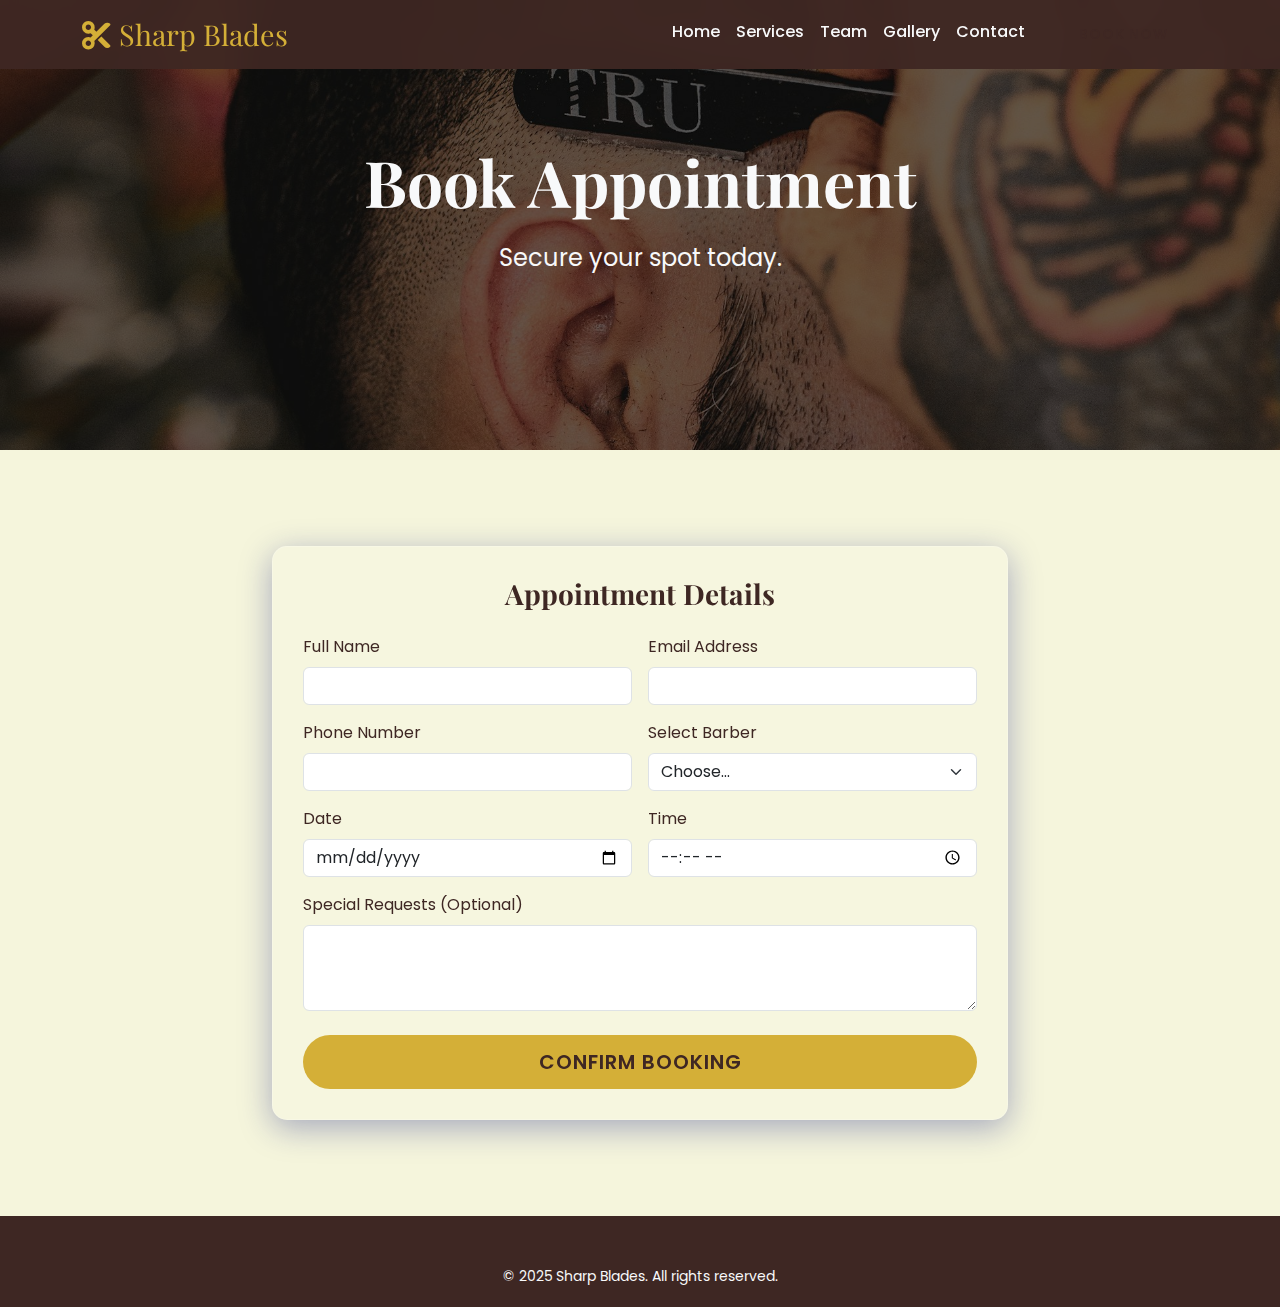
<file: appointment.html>
<!DOCTYPE html>
<html lang="en">

<head>
    <meta charset="UTF-8">
    <meta name="viewport" content="width=device-width, initial-scale=1.0">
    <title>Book Appointment - Sharp Blades</title>
    <link href="https://cdn.jsdelivr.net/npm/bootstrap@5.3.0/dist/css/bootstrap.min.css" rel="stylesheet">
    <link
        href="https://fonts.googleapis.com/css2?family=Playfair+Display:wght@400;700&family=Poppins:wght@300;400;600&display=swap"
        rel="stylesheet">
    <link rel="stylesheet" href="https://cdnjs.cloudflare.com/ajax/libs/font-awesome/6.0.0/css/all.min.css">
    <link rel="stylesheet" href="css/style.css">
</head>

<body>

    <!-- Navbar -->
    <nav class="navbar navbar-expand-lg fixed-top navbar-dark">
        <div class="container">
            <a class="navbar-brand" href="index.html"><i class="fas fa-cut me-2"></i>Sharp Blades</a>
            <button class="navbar-toggler" type="button" data-bs-toggle="collapse" data-bs-target="#navbarNav">
                <span class="navbar-toggler-icon"></span>
            </button>
            <div class="collapse navbar-collapse" id="navbarNav">
                <ul class="navbar-nav ms-auto">
                    <li class="nav-item"><a class="nav-link" href="index.html">Home</a></li>
                    <li class="nav-item"><a class="nav-link" href="services.html">Services</a></li>
                    <li class="nav-item"><a class="nav-link" href="team.html">Team</a></li>
                    <li class="nav-item"><a class="nav-link" href="gallery.html">Gallery</a></li>
                    <li class="nav-item"><a class="nav-link" href="contact.html">Contact</a></li>
                    <li class="nav-item ms-lg-3">
                        <a class="btn btn-custom btn-sm active" href="appointment.html">Book Now</a>
                    </li>
                </ul>
            </div>
        </div>
    </nav>

    <!-- Page Header -->
    <header class="hero-section" style="height: 50vh; background-image: url('images/hero-appointment.jpg');">
        <div class="hero-overlay"></div>
        <div class="hero-content">
            <h1 class="hero-title">Book Appointment</h1>
            <p class="hero-subtitle">Secure your spot today.</p>
        </div>
    </header>

    <!-- Appointment Section -->
    <section class="py-5">
        <div class="container py-5">
            <div class="row justify-content-center">
                <div class="col-lg-8">
                    <div class="glass-card fade-up">
                        <h3 class="text-center mb-4">Appointment Details</h3>
                        <form id="appointmentForm">
                            <div class="row g-3">
                                <div class="col-md-6">
                                    <label for="name" class="form-label">Full Name</label>
                                    <input type="text" class="form-control" id="name" required>
                                </div>
                                <div class="col-md-6">
                                    <label for="email" class="form-label">Email Address</label>
                                    <input type="email" class="form-control" id="email" required>
                                </div>
                                <div class="col-md-6">
                                    <label for="phone" class="form-label">Phone Number</label>
                                    <input type="tel" class="form-control" id="phone" required>
                                </div>
                                <div class="col-md-6">
                                    <label for="barber" class="form-label">Select Barber</label>
                                    <select class="form-select" id="barber" required>
                                        <option value="" selected disabled>Choose...</option>
                                        <option value="james">James Carter</option>
                                        <option value="marcus">Marcus Reid</option>
                                        <option value="david">David Chen</option>
                                        <option value="any">Any Available</option>
                                    </select>
                                </div>
                                <div class="col-md-6">
                                    <label for="date" class="form-label">Date</label>
                                    <input type="date" class="form-control" id="date" required>
                                </div>
                                <div class="col-md-6">
                                    <label for="time" class="form-label">Time</label>
                                    <input type="time" class="form-control" id="time" required>
                                </div>
                                <div class="col-12">
                                    <label for="notes" class="form-label">Special Requests (Optional)</label>
                                    <textarea class="form-control" id="notes" rows="3"></textarea>
                                </div>
                                <div class="col-12 text-center mt-4">
                                    <button type="submit" class="btn btn-custom btn-lg w-100">Confirm Booking</button>
                                </div>
                            </div>
                        </form>
                        <!-- Success Message (Hidden by default) -->
                        <div id="successMessage" class="text-center mt-4 d-none">
                            <div class="alert alert-success" role="alert">
                                <h4 class="alert-heading"><i class="fas fa-check-circle me-2"></i>Booking Confirmed!
                                </h4>
                                <p>Thank you for booking with Sharp Blades. We have sent a confirmation email to your
                                    address.</p>
                            </div>
                        </div>
                    </div>
                </div>
            </div>
        </div>
    </section>

    <!-- Footer -->
    <footer class="text-center">
        <div class="container">
            <p class="mb-0 small">&copy; 2025 Sharp Blades. All rights reserved.</p>
        </div>
    </footer>

    <script src="https://cdn.jsdelivr.net/npm/bootstrap@5.3.0/dist/js/bootstrap.bundle.min.js"></script>
    <script src="js/main.js"></script>
    <script>
        document.getElementById('appointmentForm').addEventListener('submit', function (e) {
            e.preventDefault();
            // Simulate form submission
            this.classList.add('d-none');
            document.getElementById('successMessage').classList.remove('d-none');
        });
    </script>
</body>

</html>
</file>
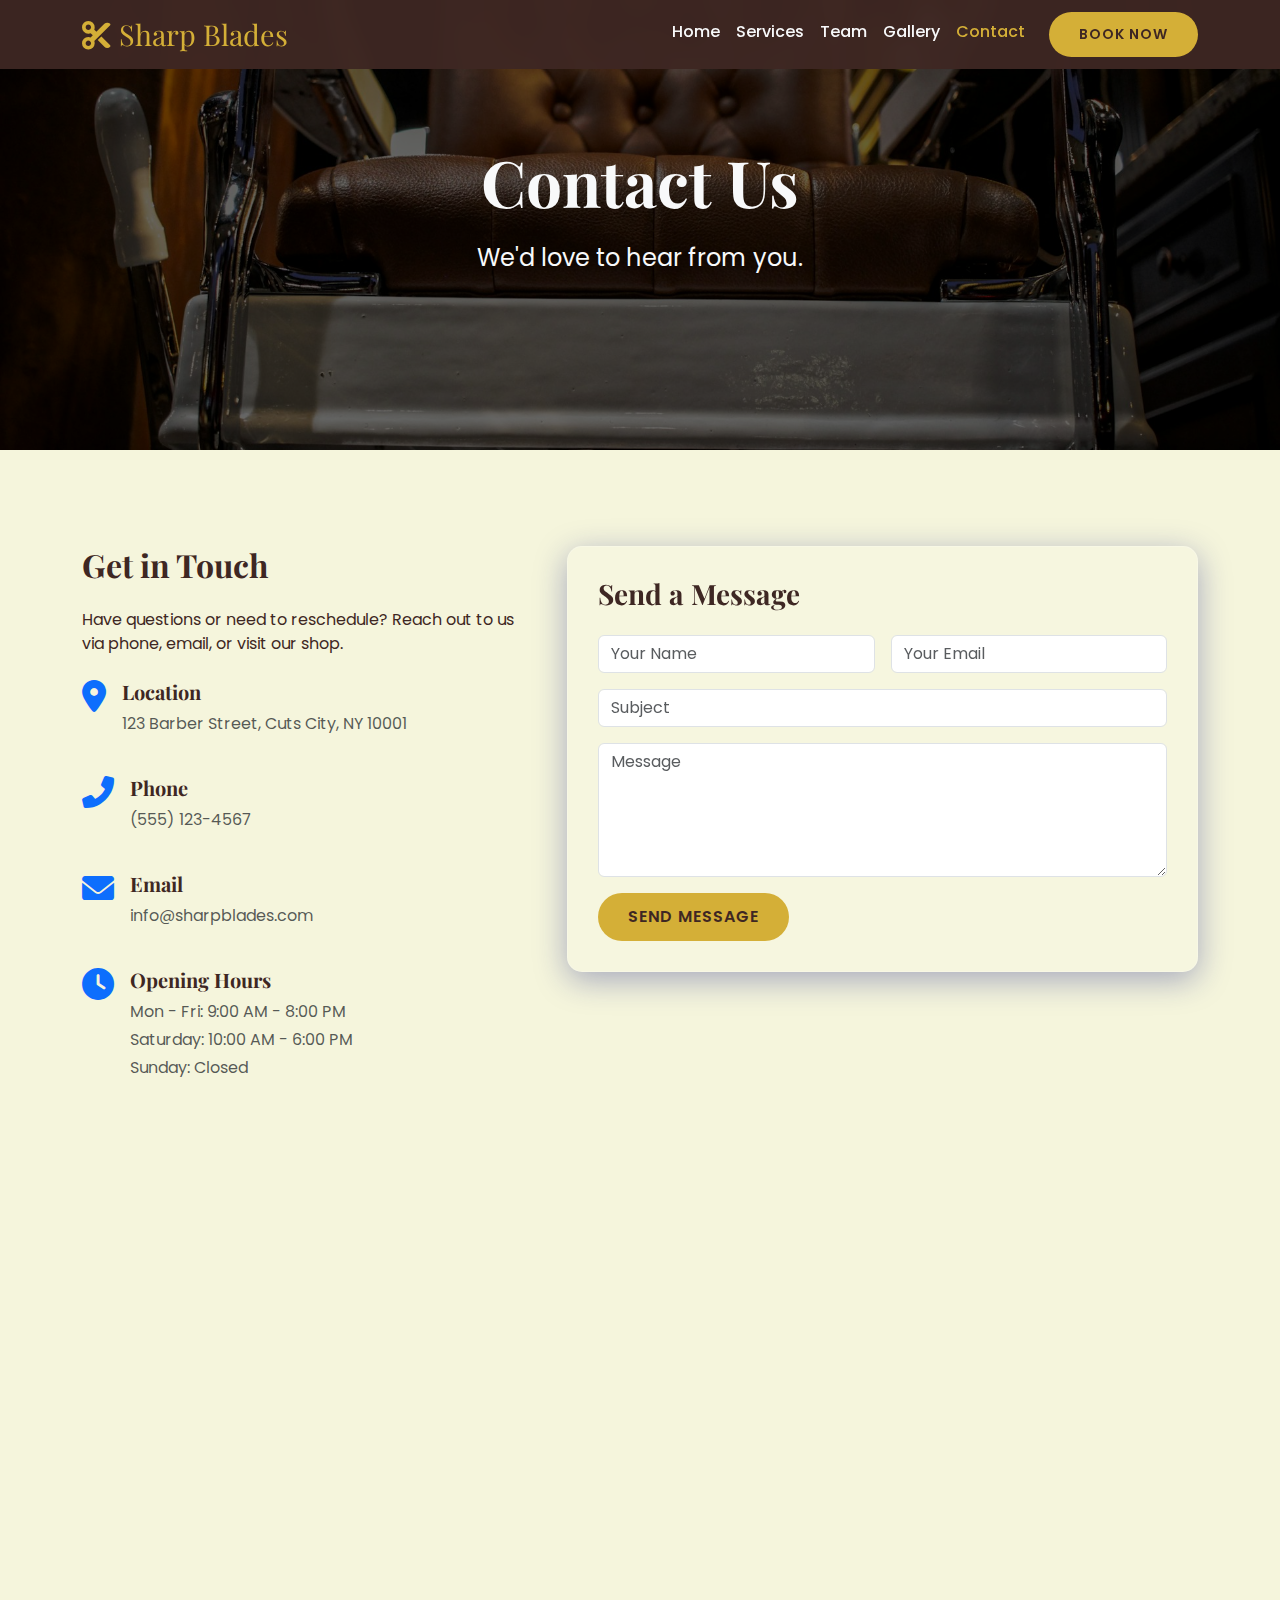
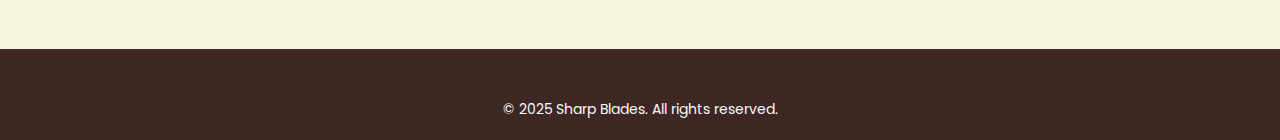
<file: contact.html>
<!DOCTYPE html>
<html lang="en">

<head>
    <meta charset="UTF-8">
    <meta name="viewport" content="width=device-width, initial-scale=1.0">
    <title>Contact Us - Sharp Blades</title>
    <link href="https://cdn.jsdelivr.net/npm/bootstrap@5.3.0/dist/css/bootstrap.min.css" rel="stylesheet">
    <link
        href="https://fonts.googleapis.com/css2?family=Playfair+Display:wght@400;700&family=Poppins:wght@300;400;600&display=swap"
        rel="stylesheet">
    <link rel="stylesheet" href="https://cdnjs.cloudflare.com/ajax/libs/font-awesome/6.0.0/css/all.min.css">
    <link rel="stylesheet" href="css/style.css">
</head>

<body>

    <!-- Navbar -->
    <nav class="navbar navbar-expand-lg fixed-top navbar-dark">
        <div class="container">
            <a class="navbar-brand" href="index.html"><i class="fas fa-cut me-2"></i>Sharp Blades</a>
            <button class="navbar-toggler" type="button" data-bs-toggle="collapse" data-bs-target="#navbarNav">
                <span class="navbar-toggler-icon"></span>
            </button>
            <div class="collapse navbar-collapse" id="navbarNav">
                <ul class="navbar-nav ms-auto">
                    <li class="nav-item"><a class="nav-link" href="index.html">Home</a></li>
                    <li class="nav-item"><a class="nav-link" href="services.html">Services</a></li>
                    <li class="nav-item"><a class="nav-link" href="team.html">Team</a></li>
                    <li class="nav-item"><a class="nav-link" href="gallery.html">Gallery</a></li>
                    <li class="nav-item"><a class="nav-link active" href="contact.html">Contact</a></li>
                    <li class="nav-item ms-lg-3">
                        <a class="btn btn-custom btn-sm" href="appointment.html">Book Now</a>
                    </li>
                </ul>
            </div>
        </div>
    </nav>

    <!-- Page Header -->
    <header class="hero-section" style="height: 50vh; background-image: url('images/hero-contact.jpg');">
        <div class="hero-overlay"></div>
        <div class="hero-content">
            <h1 class="hero-title">Contact Us</h1>
            <p class="hero-subtitle">We'd love to hear from you.</p>
        </div>
    </header>

    <!-- Contact Section -->
    <section class="py-5">
        <div class="container py-5">
            <div class="row g-5">
                <!-- Contact Info -->
                <div class="col-lg-5 fade-up">
                    <h2 class="mb-4">Get in Touch</h2>
                    <p class="mb-4">Have questions or need to reschedule? Reach out to us via phone, email, or visit our
                        shop.</p>

                    <div class="d-flex align-items-start mb-4">
                        <div class="icon-box me-3">
                            <i class="fas fa-map-marker-alt fa-2x text-primary"></i>
                        </div>
                        <div>
                            <h5 class="fw-bold">Location</h5>
                            <p class="text-muted">123 Barber Street, Cuts City, NY 10001</p>
                        </div>
                    </div>

                    <div class="d-flex align-items-start mb-4">
                        <div class="icon-box me-3">
                            <i class="fas fa-phone-alt fa-2x text-primary"></i>
                        </div>
                        <div>
                            <h5 class="fw-bold">Phone</h5>
                            <p class="text-muted">(555) 123-4567</p>
                        </div>
                    </div>

                    <div class="d-flex align-items-start mb-4">
                        <div class="icon-box me-3">
                            <i class="fas fa-envelope fa-2x text-primary"></i>
                        </div>
                        <div>
                            <h5 class="fw-bold">Email</h5>
                            <p class="text-muted">info@sharpblades.com</p>
                        </div>
                    </div>

                    <div class="d-flex align-items-start">
                        <div class="icon-box me-3">
                            <i class="fas fa-clock fa-2x text-primary"></i>
                        </div>
                        <div>
                            <h5 class="fw-bold">Opening Hours</h5>
                            <p class="text-muted mb-1">Mon - Fri: 9:00 AM - 8:00 PM</p>
                            <p class="text-muted mb-1">Saturday: 10:00 AM - 6:00 PM</p>
                            <p class="text-muted">Sunday: Closed</p>
                        </div>
                    </div>
                </div>

                <!-- Contact Form -->
                <div class="col-lg-7 fade-up">
                    <div class="glass-card">
                        <h3 class="mb-4">Send a Message</h3>
                        <form>
                            <div class="row g-3">
                                <div class="col-md-6">
                                    <input type="text" class="form-control" placeholder="Your Name" required>
                                </div>
                                <div class="col-md-6">
                                    <input type="email" class="form-control" placeholder="Your Email" required>
                                </div>
                                <div class="col-12">
                                    <input type="text" class="form-control" placeholder="Subject" required>
                                </div>
                                <div class="col-12">
                                    <textarea class="form-control" rows="5" placeholder="Message" required></textarea>
                                </div>
                                <div class="col-12">
                                    <button type="submit" class="btn btn-custom">Send Message</button>
                                </div>
                            </div>
                        </form>
                    </div>
                </div>
            </div>
        </div>
    </section>

    <!-- Map Section -->
    <section class="py-0">
        <div class="container-fluid p-0">
            <iframe
                src="https://www.google.com/maps/embed?pb=!1m18!1m12!1m3!1d3022.1422937950147!2d-73.98731968459391!3d40.75889497932681!2m3!1f0!2f0!3f0!3m2!1i1024!2i768!4f13.1!3m3!1m2!1s0x89c25855c6480299%3A0x55194ec5a1ae072e!2sTimes%20Square!5e0!3m2!1sen!2sus!4v1623163723539!5m2!1sen!2sus"
                width="100%" height="450" style="border:0;" allowfullscreen="" loading="lazy"></iframe>
        </div>
    </section>

    <!-- Footer -->
    <footer class="text-center">
        <div class="container">
            <p class="mb-0 small">&copy; 2025 Sharp Blades. All rights reserved.</p>
        </div>
    </footer>

    <script src="https://cdn.jsdelivr.net/npm/bootstrap@5.3.0/dist/js/bootstrap.bundle.min.js"></script>
    <script src="js/main.js"></script>
</body>

</html>
</file>
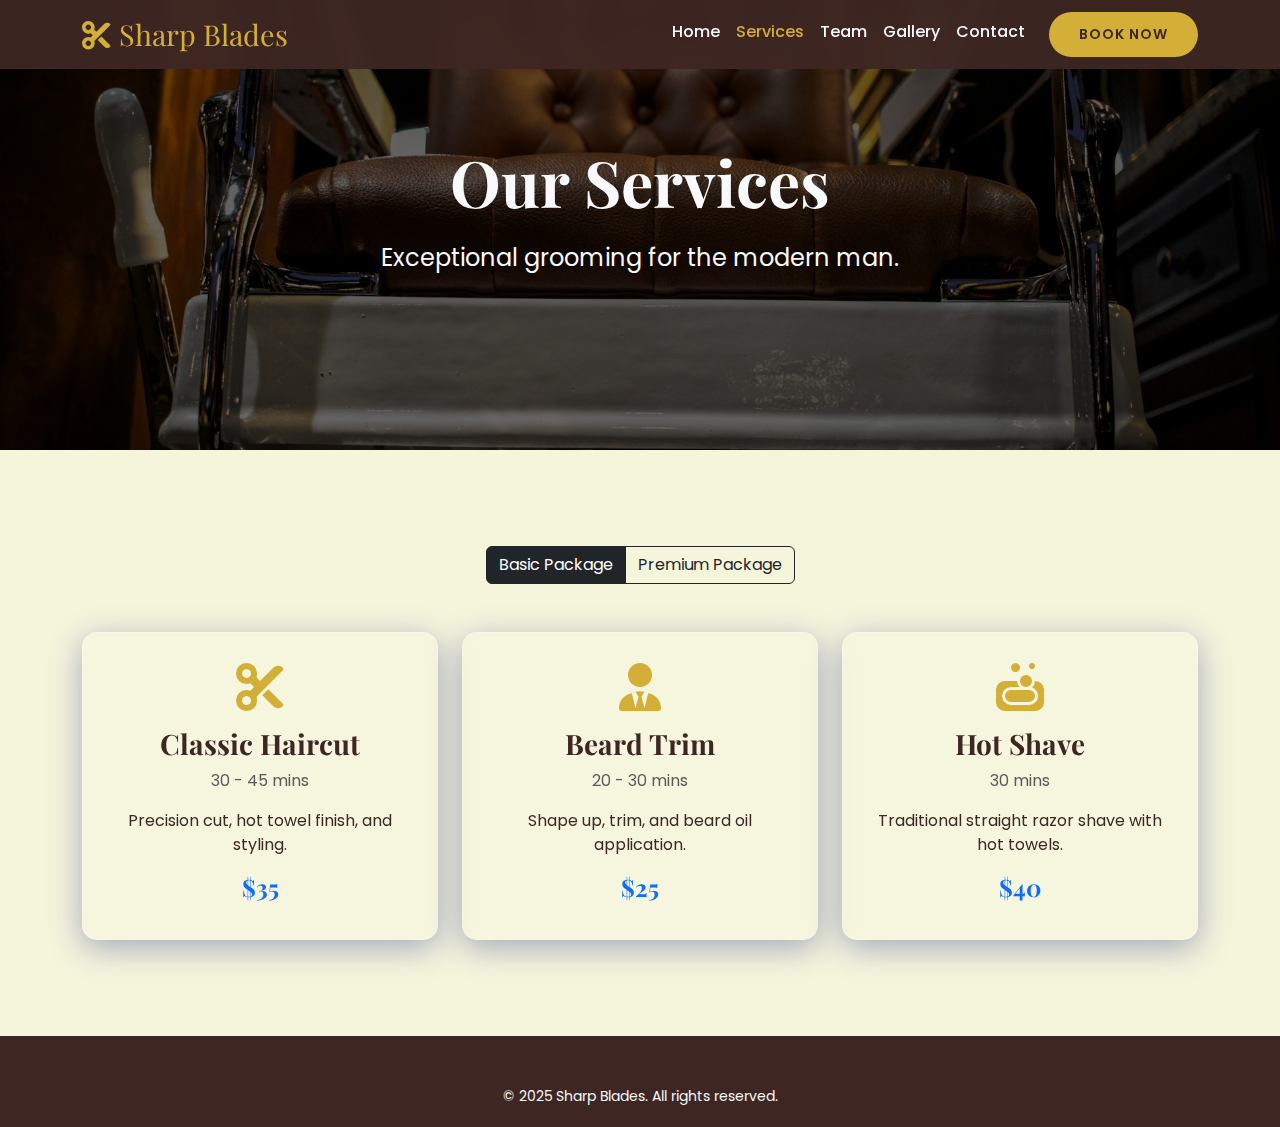
<file: services.html>
<!DOCTYPE html>
<html lang="en">

<head>
    <meta charset="UTF-8">
    <meta name="viewport" content="width=device-width, initial-scale=1.0">
    <title>Services - Sharp Blades</title>
    <link href="https://cdn.jsdelivr.net/npm/bootstrap@5.3.0/dist/css/bootstrap.min.css" rel="stylesheet">
    <link
        href="https://fonts.googleapis.com/css2?family=Playfair+Display:wght@400;700&family=Poppins:wght@300;400;600&display=swap"
        rel="stylesheet">
    <link rel="stylesheet" href="https://cdnjs.cloudflare.com/ajax/libs/font-awesome/6.0.0/css/all.min.css">
    <link rel="stylesheet" href="css/style.css">
</head>

<body>

    <!-- Navbar (Same as index) -->
    <nav class="navbar navbar-expand-lg fixed-top navbar-dark">
        <div class="container">
            <a class="navbar-brand" href="index.html"><i class="fas fa-cut me-2"></i>Sharp Blades</a>
            <button class="navbar-toggler" type="button" data-bs-toggle="collapse" data-bs-target="#navbarNav">
                <span class="navbar-toggler-icon"></span>
            </button>
            <div class="collapse navbar-collapse" id="navbarNav">
                <ul class="navbar-nav ms-auto">
                    <li class="nav-item"><a class="nav-link" href="index.html">Home</a></li>
                    <li class="nav-item"><a class="nav-link active" href="services.html">Services</a></li>
                    <li class="nav-item"><a class="nav-link" href="team.html">Team</a></li>
                    <li class="nav-item"><a class="nav-link" href="gallery.html">Gallery</a></li>
                    <li class="nav-item"><a class="nav-link" href="contact.html">Contact</a></li>
                    <li class="nav-item ms-lg-3">
                        <a class="btn btn-custom btn-sm" href="appointment.html">Book Now</a>
                    </li>
                </ul>
            </div>
        </div>
    </nav>

    <!-- Page Header -->
    <header class="hero-section" style="height: 50vh; background-image: url('images/hero-services.jpg');">
        <div class="hero-overlay"></div>
        <div class="hero-content">
            <h1 class="hero-title">Our Services</h1>
            <p class="hero-subtitle">Exceptional grooming for the modern man.</p>
        </div>
    </header>

    <!-- Services Section -->
    <section class="py-5">
        <div class="container py-5">

            <div class="text-center mb-5">
                <div class="btn-group" role="group" aria-label="Pricing Toggle">
                    <button type="button" class="btn btn-outline-dark active" id="btn-basic">Basic Package</button>
                    <button type="button" class="btn btn-outline-dark" id="btn-premium">Premium Package</button>
                </div>
            </div>

            <div class="row g-4" id="services-container">
                <!-- Service Item 1 -->
                <div class="col-md-4 fade-up">
                    <div class="glass-card h-100 text-center">
                        <i class="fas fa-cut fa-3x mb-3" style="color: var(--accent-color);"></i>
                        <h3>Classic Haircut</h3>
                        <p class="text-muted">30 - 45 mins</p>
                        <p>Precision cut, hot towel finish, and styling.</p>
                        <h4 class="text-primary fw-bold">$35</h4>
                    </div>
                </div>
                <!-- Service Item 2 -->
                <div class="col-md-4 fade-up">
                    <div class="glass-card h-100 text-center">
                        <i class="fas fa-user-tie fa-3x mb-3" style="color: var(--accent-color);"></i>
                        <h3>Beard Trim</h3>
                        <p class="text-muted">20 - 30 mins</p>
                        <p>Shape up, trim, and beard oil application.</p>
                        <h4 class="text-primary fw-bold">$25</h4>
                    </div>
                </div>
                <!-- Service Item 3 -->
                <div class="col-md-4 fade-up">
                    <div class="glass-card h-100 text-center">
                        <i class="fas fa-soap fa-3x mb-3" style="color: var(--accent-color);"></i>
                        <h3>Hot Shave</h3>
                        <p class="text-muted">30 mins</p>
                        <p>Traditional straight razor shave with hot towels.</p>
                        <h4 class="text-primary fw-bold">$40</h4>
                    </div>
                </div>
            </div>
        </div>
    </section>

    <!-- Footer -->
    <footer class="text-center">
        <div class="container">
            <p class="mb-0 small">&copy; 2025 Sharp Blades. All rights reserved.</p>
        </div>
    </footer>

    <script src="https://cdn.jsdelivr.net/npm/bootstrap@5.3.0/dist/js/bootstrap.bundle.min.js"></script>
    <script src="js/main.js"></script>
    <script>
        // Simple toggle logic for demo purposes
        const btnBasic = document.getElementById('btn-basic');
        const btnPremium = document.getElementById('btn-premium');
        const servicesContainer = document.getElementById('services-container');

        btnBasic.addEventListener('click', () => {
            btnBasic.classList.add('active');
            btnPremium.classList.remove('active');
            // Reset to basic content (demo)
            servicesContainer.innerHTML = `
                <div class="col-md-4 fade-up">
                    <div class="glass-card h-100 text-center">
                        <i class="fas fa-cut fa-3x mb-3" style="color: var(--accent-color);"></i>
                        <h3>Classic Haircut</h3>
                        <p class="text-muted">30 - 45 mins</p>
                        <p>Precision cut, hot towel finish, and styling.</p>
                        <h4 class="text-primary fw-bold">$35</h4>
                    </div>
                </div>
                <div class="col-md-4 fade-up">
                    <div class="glass-card h-100 text-center">
                        <i class="fas fa-user-tie fa-3x mb-3" style="color: var(--accent-color);"></i>
                        <h3>Beard Trim</h3>
                        <p class="text-muted">20 - 30 mins</p>
                        <p>Shape up, trim, and beard oil application.</p>
                        <h4 class="text-primary fw-bold">$25</h4>
                    </div>
                </div>
                <div class="col-md-4 fade-up">
                    <div class="glass-card h-100 text-center">
                        <i class="fas fa-soap fa-3x mb-3" style="color: var(--accent-color);"></i>
                        <h3>Hot Shave</h3>
                        <p class="text-muted">30 mins</p>
                        <p>Traditional straight razor shave with hot towels.</p>
                        <h4 class="text-primary fw-bold">$40</h4>
                    </div>
                </div>
            `;
        });

        btnPremium.addEventListener('click', () => {
            btnPremium.classList.add('active');
            btnBasic.classList.remove('active');
            // Switch to premium content (demo)
            servicesContainer.innerHTML = `
                <div class="col-md-4 fade-up">
                    <div class="glass-card h-100 text-center">
                        <i class="fas fa-crown fa-3x mb-3" style="color: var(--accent-color);"></i>
                        <h3>The Royal Treatment</h3>
                        <p class="text-muted">60 - 75 mins</p>
                        <p>Haircut, beard trim, hot shave, and facial massage.</p>
                        <h4 class="text-primary fw-bold">$85</h4>
                    </div>
                </div>
                <div class="col-md-4 fade-up">
                    <div class="glass-card h-100 text-center">
                        <i class="fas fa-spray-can fa-3x mb-3" style="color: var(--accent-color);"></i>
                        <h3>Color & Style</h3>
                        <p class="text-muted">60 mins</p>
                        <p>Grey blending or full color with precision styling.</p>
                        <h4 class="text-primary fw-bold">$65</h4>
                    </div>
                </div>
                <div class="col-md-4 fade-up">
                    <div class="glass-card h-100 text-center">
                        <i class="fas fa-spa fa-3x mb-3" style="color: var(--accent-color);"></i>
                        <h3>Scalp Therapy</h3>
                        <p class="text-muted">45 mins</p>
                        <p>Deep cleansing scalp treatment and massage.</p>
                        <h4 class="text-primary fw-bold">$50</h4>
                    </div>
                </div>
            `;
        });
    </script>
</body>

</html>
</file>
<file: css/style.css>
:root {
    --primary-color: #3E2723;
    /* Deep Brown */
    --secondary-color: #F5F5DC;
    /* Cream */
    --accent-color: #D4AF37;
    /* Gold */
    --text-dark: #1a1a1a;
    --text-light: #f8f9fa;
    --glass-bg: rgba(255, 255, 255, 0.1);
    --glass-border: rgba(255, 255, 255, 0.2);
    --font-heading: 'Playfair Display', serif;
    --font-body: 'Poppins', sans-serif;
}

body {
    font-family: var(--font-body);
    background-color: var(--secondary-color);
    color: var(--primary-color);
    overflow-x: hidden;
}

h1,
h2,
h3,
h4,
h5,
h6 {
    font-family: var(--font-heading);
    font-weight: 700;
}

/* Navbar */
.navbar {
    background-color: rgba(62, 39, 35, 0.95);
    backdrop-filter: blur(10px);
    transition: all 0.3s ease;
}

.navbar-brand {
    font-family: var(--font-heading);
    font-size: 1.8rem;
    color: var(--accent-color) !important;
}

.nav-link {
    color: var(--text-light) !important;
    font-weight: 500;
    transition: color 0.3s ease;
}

.nav-link:hover,
.nav-link.active {
    color: var(--accent-color) !important;
}

/* Hero Section */
.hero-section {
    position: relative;
    height: 100vh;
    background: url('../images/hero-home.jpg') no-repeat center center/cover;
    display: flex;
    align-items: center;
    justify-content: center;
    text-align: center;
    color: var(--text-light);
}

.hero-overlay {
    position: absolute;
    top: 0;
    left: 0;
    width: 100%;
    height: 100%;
    background: rgba(0, 0, 0, 0.6);
}

.hero-content {
    position: relative;
    z-index: 1;
    max-width: 800px;
    padding: 20px;
}

.hero-title {
    font-size: 4rem;
    margin-bottom: 20px;
    animation: fadeInDown 1s ease-out;
}

.hero-subtitle {
    font-size: 1.5rem;
    margin-bottom: 30px;
    animation: fadeInUp 1s ease-out 0.5s both;
}

/* Buttons */
.btn-custom {
    background-color: var(--accent-color);
    color: var(--primary-color);
    padding: 12px 30px;
    border-radius: 30px;
    font-weight: 600;
    text-transform: uppercase;
    letter-spacing: 1px;
    border: none;
    transition: all 0.3s ease;
}

.btn-custom:hover {
    background-color: #b39025;
    transform: translateY(-2px);
    box-shadow: 0 5px 15px rgba(212, 175, 55, 0.4);
}

/* Glassmorphism Card */
.glass-card {
    background: var(--glass-bg);
    backdrop-filter: blur(10px);
    border: 1px solid var(--glass-border);
    border-radius: 15px;
    padding: 30px;
    box-shadow: 0 8px 32px 0 rgba(31, 38, 135, 0.37);
}

/* Animations */
@keyframes fadeInDown {
    from {
        opacity: 0;
        transform: translateY(-30px);
    }

    to {
        opacity: 1;
        transform: translateY(0);
    }
}

@keyframes fadeInUp {
    from {
        opacity: 0;
        transform: translateY(30px);
    }

    to {
        opacity: 1;
        transform: translateY(0);
    }
}

/* Footer */
footer {
    background-color: var(--primary-color);
    color: var(--text-light);
    padding: 50px 0 20px;
}

footer a {
    color: var(--secondary-color);
    text-decoration: none;
}

footer a:hover {
    color: var(--accent-color);
}
</file>
